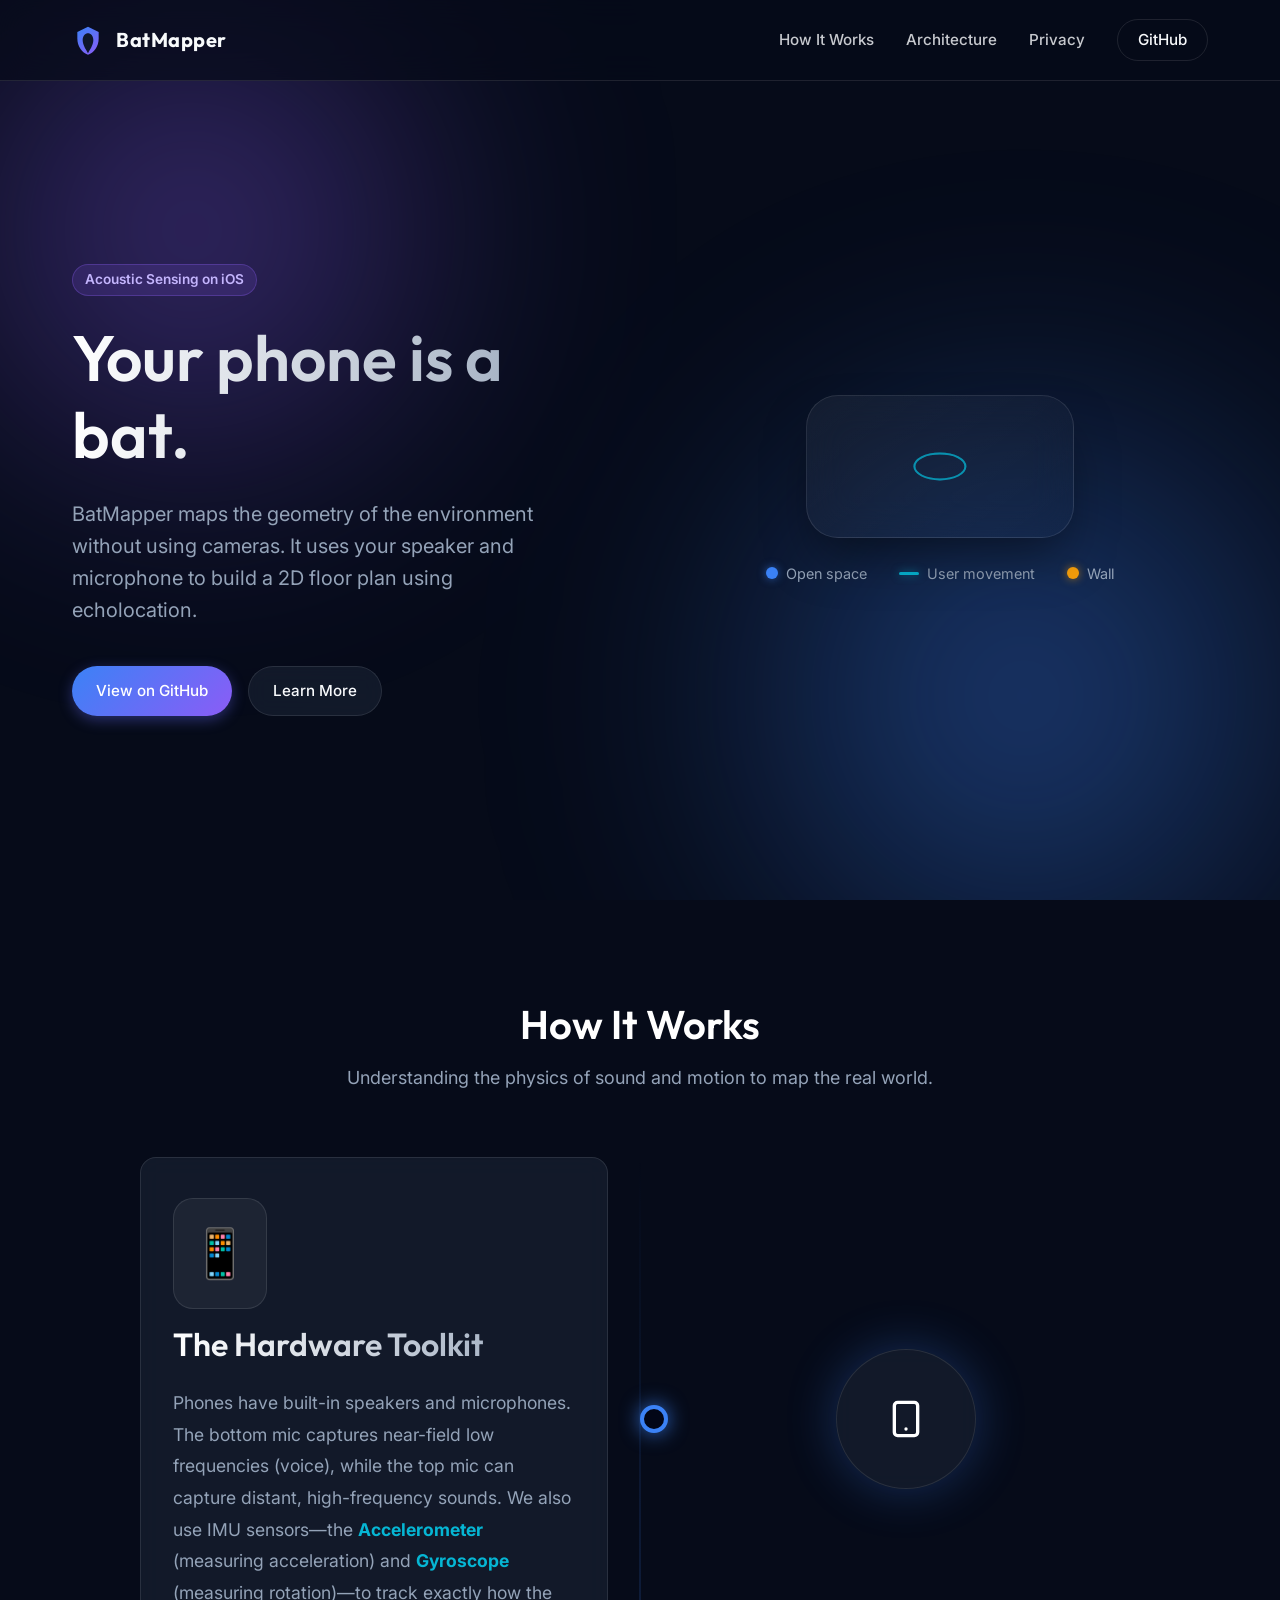
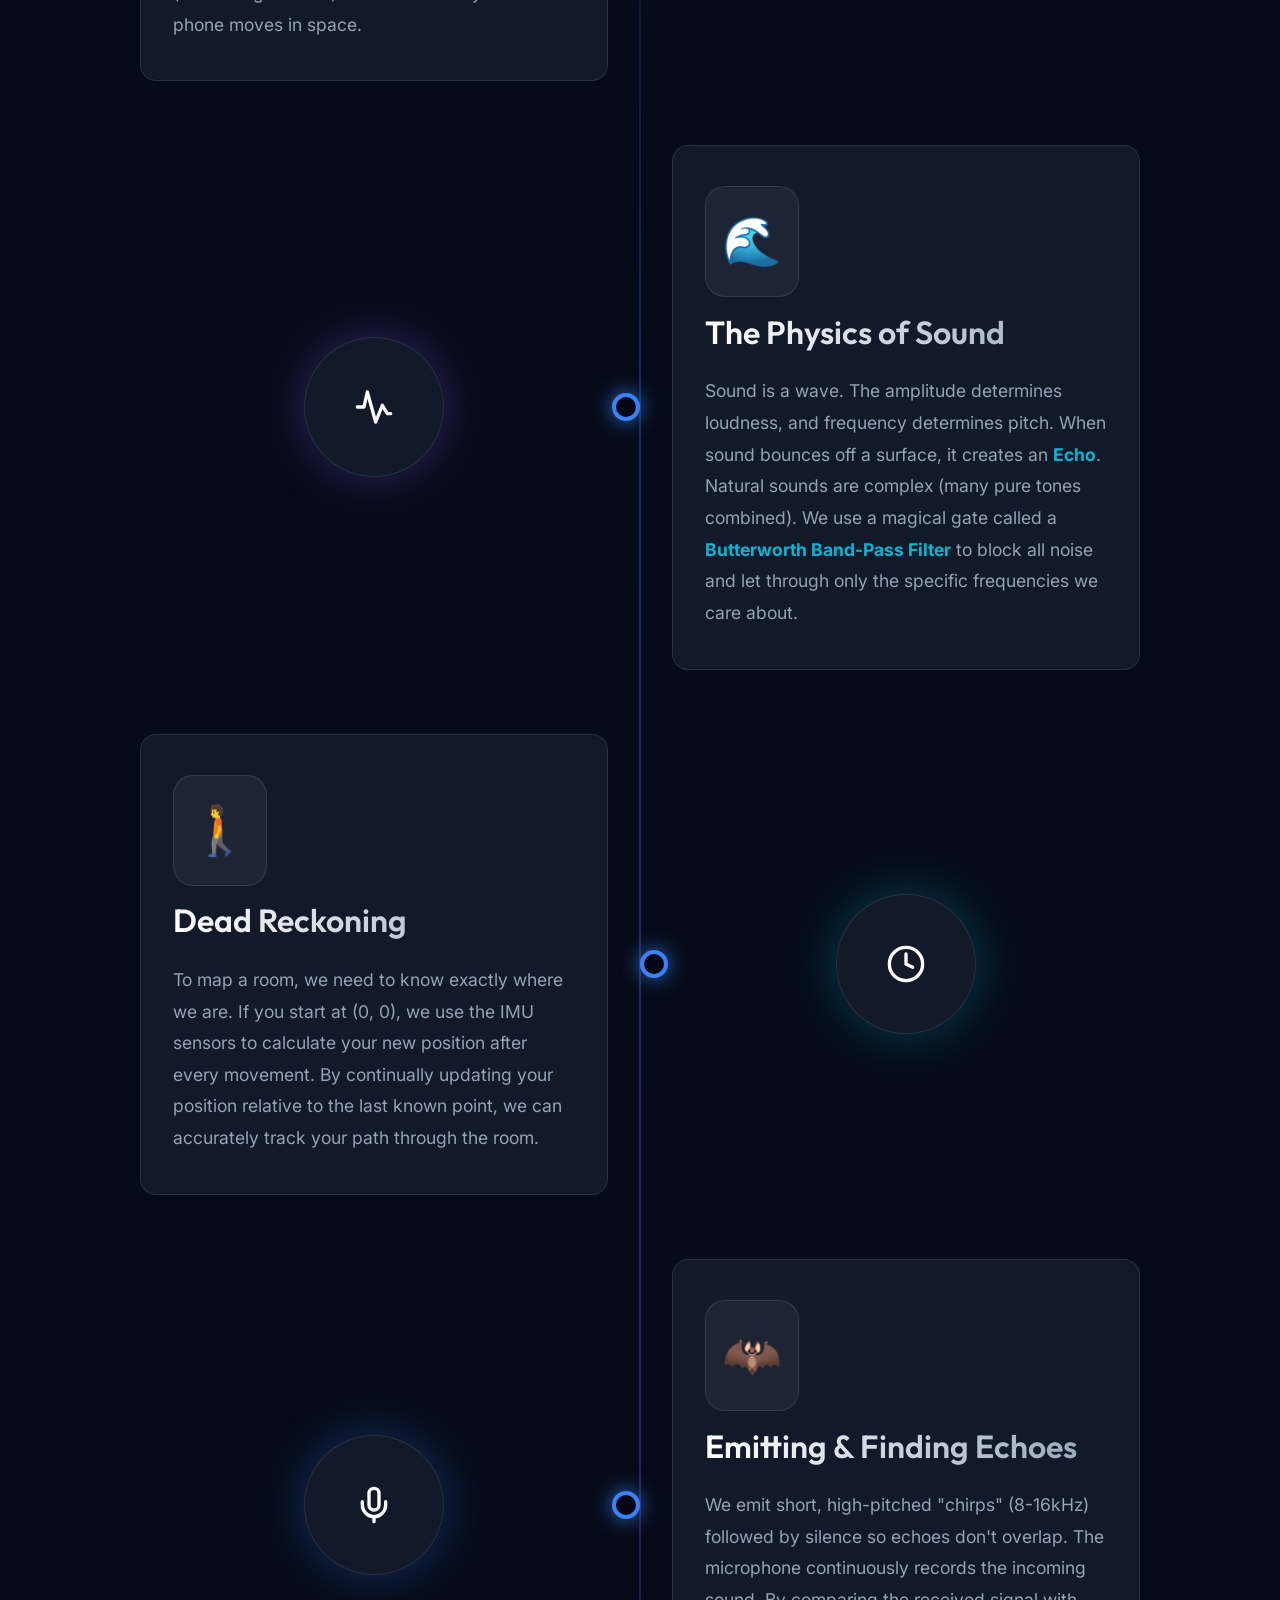
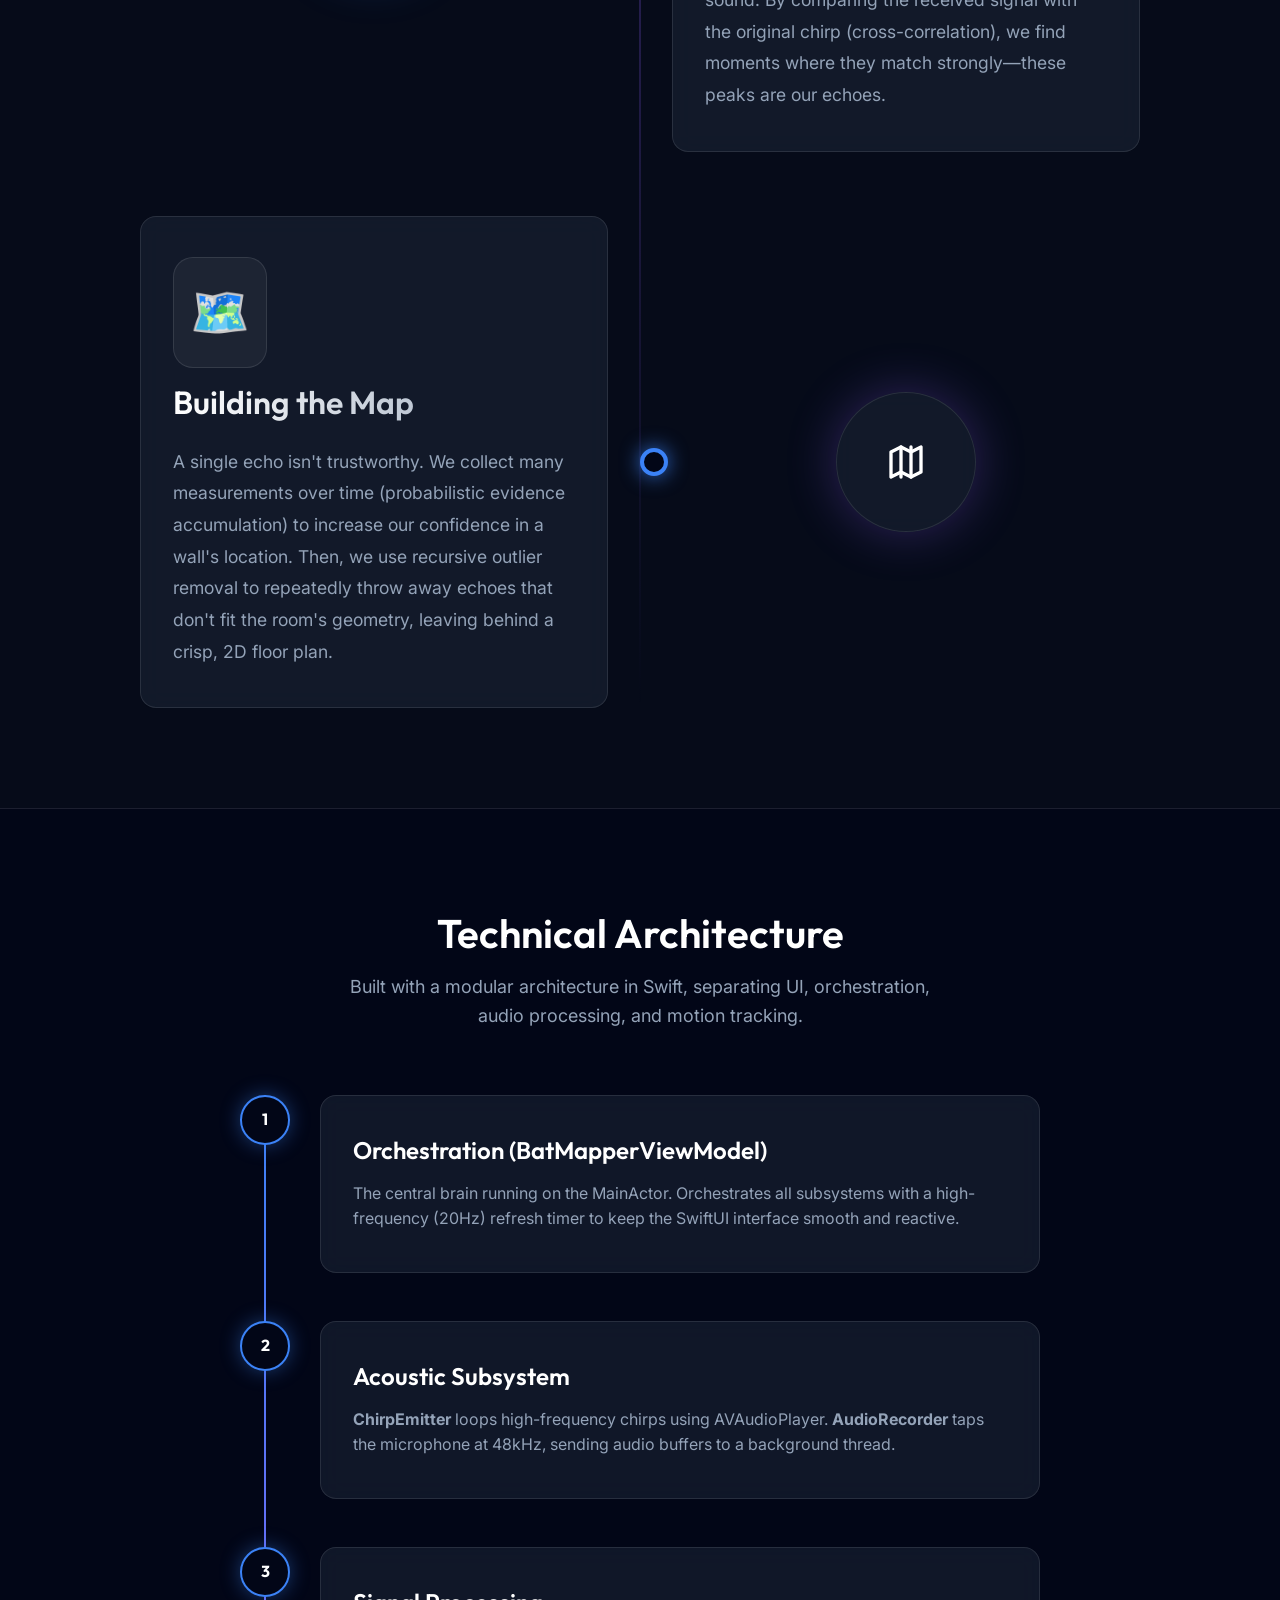
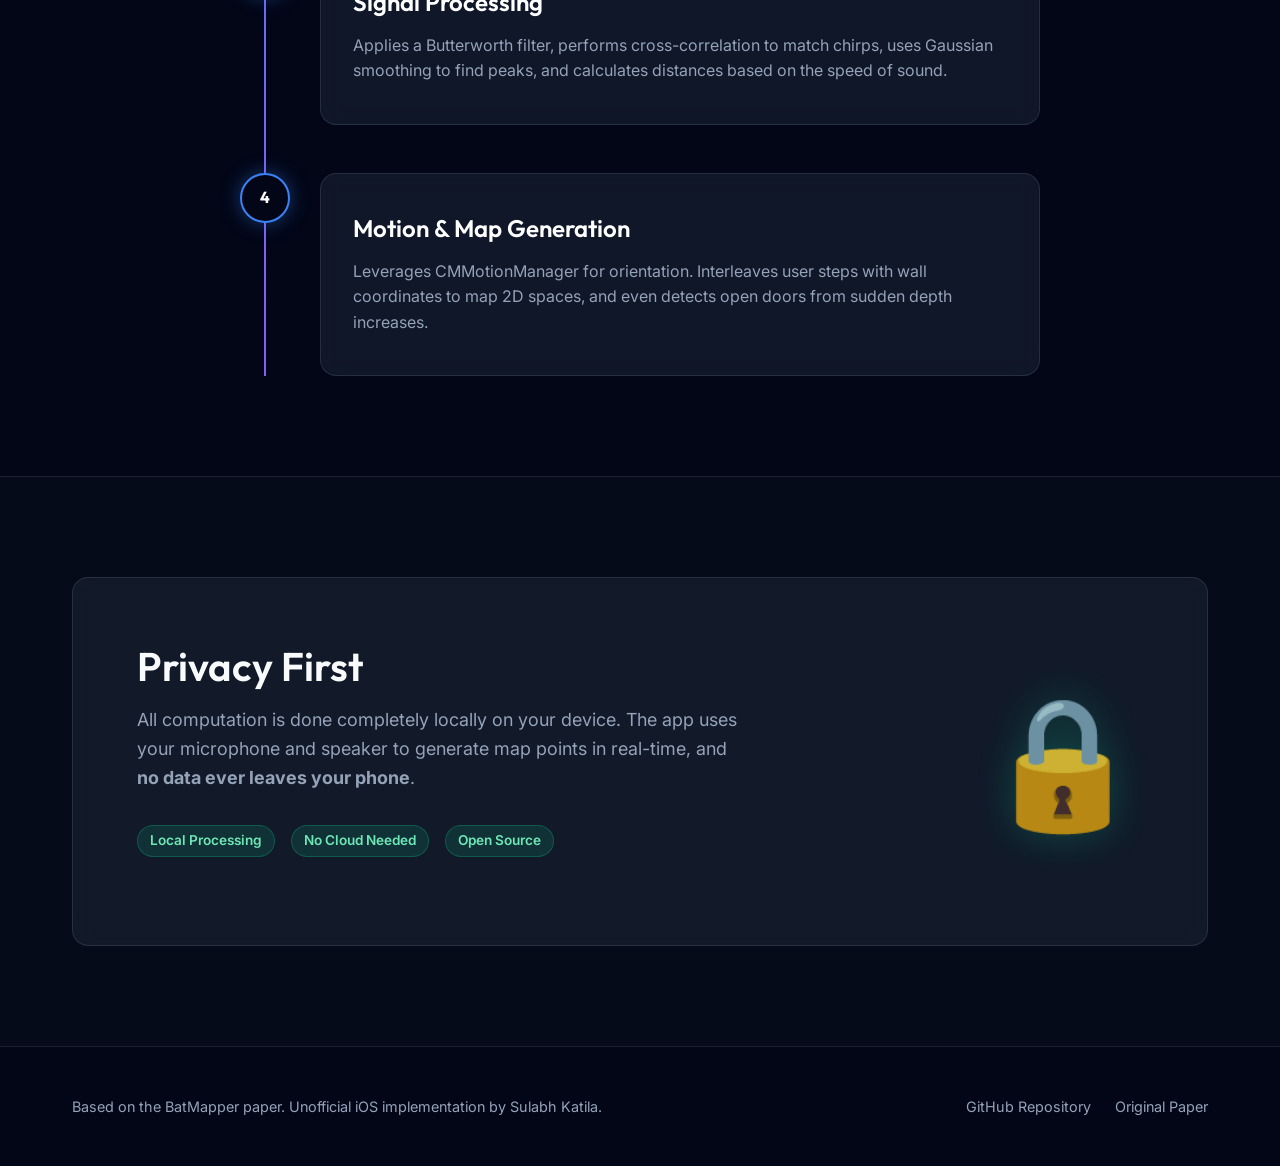
<file: index.html>
<!doctype html>
<html lang="en">
    <head>
        <meta charset="UTF-8" />
        <meta name="viewport" content="width=device-width, initial-scale=1.0" />
        <title>BatMapper iOS - Map Indoor Floor Plans Using Sound</title>
        <meta
            name="description"
            content="BatMapper maps the geometry of your environment using acoustic sensing on your smartphone."
        />
        <link rel="preconnect" href="https://fonts.googleapis.com" />
        <link rel="preconnect" href="https://fonts.gstatic.com" crossorigin />
        <link
            href="https://fonts.googleapis.com/css2?family=Outfit:wght@300;400;600;700&family=Inter:wght@400;500;600&display=swap"
            rel="stylesheet"
        />
        <link rel="stylesheet" href="styles.css" />
    </head>
    <body>
        <div class="background-effects">
            <div class="glow-orb orb-1"></div>
            <div class="glow-orb orb-2"></div>
        </div>

        <header>
            <div class="container header-container">
                <div class="logo">
                    <svg
                        width="32"
                        height="32"
                        viewBox="0 0 24 24"
                        fill="none"
                        xmlns="http://www.w3.org/2000/svg"
                    >
                        <path
                            d="M12 2L4 6V11C4 16.55 7.42 21.6 12 23C16.58 21.6 20 16.55 20 11V6L12 2Z"
                            fill="url(#grad1)"
                        />
                        <path
                            d="M12 22C11 20 8 16 8 12C8 9 10 7 12 7C14 7 16 9 16 12C16 16 13 20 12 22Z"
                            fill="#0f172a"
                        />
                        <defs>
                            <linearGradient
                                id="grad1"
                                x1="4"
                                y1="2"
                                x2="20"
                                y2="23"
                                gradientUnits="userSpaceOnUse"
                            >
                                <stop stop-color="#3b82f6" />
                                <stop offset="1" stop-color="#8b5cf6" />
                            </linearGradient>
                        </defs>
                    </svg>
                    <span>BatMapper</span>
                </div>
                <nav>
                    <a href="#how-it-works">How It Works</a>
                    <a href="#architecture">Architecture</a>
                    <a href="#privacy">Privacy</a>
                    <a
                        href="https://github.com/sulabhkatila/batmapper"
                        target="_blank"
                        class="btn btn-outline"
                        >GitHub</a
                    >
                </nav>
            </div>
        </header>

        <main>
            <section id="hero" class="hero">
                <div class="container hero-container">
                    <div class="hero-content fade-in-up">
                        <div class="badge">Acoustic Sensing on iOS</div>
                        <h1>Your phone is a bat.</h1>
                        <p>
                            BatMapper maps the geometry of the environment
                            without using cameras. It uses your speaker and
                            microphone to build a 2D floor plan using
                            echolocation.
                        </p>
                        <div class="hero-actions">
                            <a
                                href="https://github.com/sulabhkatila/batmapper"
                                class="btn btn-primary"
                                target="_blank"
                                >View on GitHub</a
                            >
                            <a href="#how-it-works" class="btn btn-secondary"
                                >Learn More</a
                            >
                        </div>
                    </div>
                    <div class="hero-media fade-in-up delay-1">
                        <div class="glass-container video-container">
                            <video autoplay loop muted playsinline>
                                <source
                                    src="https://github.com/user-attachments/assets/c1da8816-7a73-44a1-add3-b15d1a3c2014"
                                    type="video/mp4"
                                />
                                Your browser does not support the video tag.
                            </video>
                            <div class="sonar-ring-container">
                                <div class="sonar-ring"></div>
                                <div class="sonar-ring delay"></div>
                            </div>
                        </div>
                        <div class="video-legend">
                            <div class="legend-item">
                                <span class="color-dot blue"></span> Open space
                            </div>
                            <div class="legend-item">
                                <span class="color-line slim-blue"></span> User
                                movement
                            </div>
                            <div class="legend-item">
                                <span class="color-dot orange"></span> Wall
                            </div>
                        </div>
                    </div>
                </div>
            </section>

            <section id="how-it-works" class="section">
                <div class="container">
                    <div class="section-header fade-in-up">
                        <h2>How It Works</h2>
                        <p>
                            Understanding the physics of sound and motion to map
                            the real world.
                        </p>
                    </div>

                    <div class="feature-journey">
                        <!-- Step 1 -->
                        <div class="journey-step fade-in-up">
                            <div class="journey-content glass-card">
                                <div class="step-icon">📱</div>
                                <h3>The Hardware Toolkit</h3>
                                <p>
                                    Phones have built-in speakers and
                                    microphones. The bottom mic captures
                                    near-field low frequencies (voice), while
                                    the top mic can capture distant,
                                    high-frequency sounds. We also use IMU
                                    sensors—the
                                    <strong>Accelerometer</strong> (measuring
                                    acceleration) and
                                    <strong>Gyroscope</strong> (measuring
                                    rotation)—to track exactly how the phone
                                    moves in space.
                                </p>
                            </div>
                            <div class="journey-visual">
                                <div class="visual-badge blue-glow">
                                    <svg
                                        width="40"
                                        height="40"
                                        viewBox="0 0 24 24"
                                        fill="none"
                                        stroke="currentColor"
                                        stroke-width="2"
                                        stroke-linecap="round"
                                        stroke-linejoin="round"
                                    >
                                        <rect
                                            x="5"
                                            y="2"
                                            width="14"
                                            height="20"
                                            rx="2"
                                            ry="2"
                                        ></rect>
                                        <line
                                            x1="12"
                                            y1="18"
                                            x2="12.01"
                                            y2="18"
                                        ></line>
                                    </svg>
                                </div>
                            </div>
                        </div>

                        <!-- Step 2 -->
                        <div class="journey-step fade-in-up">
                            <div class="journey-content glass-card">
                                <div class="step-icon">🌊</div>
                                <h3>The Physics of Sound</h3>
                                <p>
                                    Sound is a wave. The amplitude determines
                                    loudness, and frequency determines pitch.
                                    When sound bounces off a surface, it creates
                                    an <strong>Echo</strong>. Natural sounds are
                                    complex (many pure tones combined). We use a
                                    magical gate called a
                                    <strong
                                        >Butterworth Band-Pass Filter</strong
                                    >
                                    to block all noise and let through only the
                                    specific frequencies we care about.
                                </p>
                            </div>
                            <div class="journey-visual">
                                <div class="visual-badge purple-glow">
                                    <svg
                                        width="40"
                                        height="40"
                                        viewBox="0 0 24 24"
                                        fill="none"
                                        stroke="currentColor"
                                        stroke-width="2"
                                        stroke-linecap="round"
                                        stroke-linejoin="round"
                                    >
                                        <path
                                            d="M2 12h4l2-9 5 18 4-10 3 5h2"
                                        ></path>
                                    </svg>
                                </div>
                            </div>
                        </div>

                        <!-- Step 3 -->
                        <div class="journey-step fade-in-up">
                            <div class="journey-content glass-card">
                                <div class="step-icon">🚶</div>
                                <h3>Dead Reckoning</h3>
                                <p>
                                    To map a room, we need to know exactly where
                                    we are. If you start at (0, 0), we use the
                                    IMU sensors to calculate your new position
                                    after every movement. By continually
                                    updating your position relative to the last
                                    known point, we can accurately track your
                                    path through the room.
                                </p>
                            </div>
                            <div class="journey-visual">
                                <div class="visual-badge cyan-glow">
                                    <svg
                                        width="40"
                                        height="40"
                                        viewBox="0 0 24 24"
                                        fill="none"
                                        stroke="currentColor"
                                        stroke-width="2"
                                        stroke-linecap="round"
                                        stroke-linejoin="round"
                                    >
                                        <circle cx="12" cy="12" r="10"></circle>
                                        <polyline
                                            points="12 6 12 12 16 14"
                                        ></polyline>
                                    </svg>
                                </div>
                            </div>
                        </div>

                        <!-- Step 4 -->
                        <div class="journey-step fade-in-up">
                            <div class="journey-content glass-card">
                                <div class="step-icon">🦇</div>
                                <h3>Emitting & Finding Echoes</h3>
                                <p>
                                    We emit short, high-pitched "chirps"
                                    (8-16kHz) followed by silence so echoes
                                    don't overlap. The microphone continuously
                                    records the incoming sound. By comparing the
                                    received signal with the original chirp
                                    (cross-correlation), we find moments where
                                    they match strongly—these peaks are our
                                    echoes.
                                </p>
                            </div>
                            <div class="journey-visual">
                                <div class="visual-badge blue-glow">
                                    <svg
                                        width="40"
                                        height="40"
                                        viewBox="0 0 24 24"
                                        fill="none"
                                        stroke="currentColor"
                                        stroke-width="2"
                                        stroke-linecap="round"
                                        stroke-linejoin="round"
                                    >
                                        <path
                                            d="M12 2a3 3 0 0 0-3 3v7a3 3 0 0 0 6 0V5a3 3 0 0 0-3-3Z"
                                        ></path>
                                        <path
                                            d="M19 10v2a7 7 0 0 1-14 0v-2"
                                        ></path>
                                        <line
                                            x1="12"
                                            y1="19"
                                            x2="12"
                                            y2="22"
                                        ></line>
                                    </svg>
                                </div>
                            </div>
                        </div>

                        <!-- Step 5 -->
                        <div class="journey-step fade-in-up">
                            <div class="journey-content glass-card">
                                <div class="step-icon">🗺️</div>
                                <h3>Building the Map</h3>
                                <p>
                                    A single echo isn't trustworthy. We collect
                                    many measurements over time (probabilistic
                                    evidence accumulation) to increase our
                                    confidence in a wall's location. Then, we
                                    use recursive outlier removal to repeatedly
                                    throw away echoes that don't fit the room's
                                    geometry, leaving behind a crisp, 2D floor
                                    plan.
                                </p>
                            </div>
                            <div class="journey-visual">
                                <div class="visual-badge purple-glow">
                                    <svg
                                        width="40"
                                        height="40"
                                        viewBox="0 0 24 24"
                                        fill="none"
                                        stroke="currentColor"
                                        stroke-width="2"
                                        stroke-linecap="round"
                                        stroke-linejoin="round"
                                    >
                                        <polygon
                                            points="3 6 9 3 15 6 21 3 21 18 15 21 9 18 3 21"
                                        ></polygon>
                                        <line
                                            x1="9"
                                            y1="3"
                                            x2="9"
                                            y2="21"
                                        ></line>
                                        <line
                                            x1="15"
                                            y1="3"
                                            x2="15"
                                            y2="21"
                                        ></line>
                                    </svg>
                                </div>
                            </div>
                        </div>
                    </div>
                </div>
            </section>

            <section id="architecture" class="section bg-darker">
                <div class="container">
                    <div class="section-header fade-in-up">
                        <h2>Technical Architecture</h2>
                        <p>
                            Built with a modular architecture in Swift,
                            separating UI, orchestration, audio processing, and
                            motion tracking.
                        </p>
                    </div>

                    <div class="arch-timeline">
                        <div class="arch-item fade-in-up">
                            <div class="arch-marker">1</div>
                            <div class="glass-card arch-content">
                                <h3>Orchestration (BatMapperViewModel)</h3>
                                <p>
                                    The central brain running on the MainActor.
                                    Orchestrates all subsystems with a
                                    high-frequency (20Hz) refresh timer to keep
                                    the SwiftUI interface smooth and reactive.
                                </p>
                            </div>
                        </div>
                        <div class="arch-item fade-in-up">
                            <div class="arch-marker">2</div>
                            <div class="glass-card arch-content">
                                <h3>Acoustic Subsystem</h3>
                                <p>
                                    <strong>ChirpEmitter</strong> loops
                                    high-frequency chirps using AVAudioPlayer.
                                    <strong>AudioRecorder</strong> taps the
                                    microphone at 48kHz, sending audio buffers
                                    to a background thread.
                                </p>
                            </div>
                        </div>
                        <div class="arch-item fade-in-up">
                            <div class="arch-marker">3</div>
                            <div class="glass-card arch-content">
                                <h3>Signal Processing</h3>
                                <p>
                                    Applies a Butterworth filter, performs
                                    cross-correlation to match chirps, uses
                                    Gaussian smoothing to find peaks, and
                                    calculates distances based on the speed of
                                    sound.
                                </p>
                            </div>
                        </div>
                        <div class="arch-item fade-in-up">
                            <div class="arch-marker">4</div>
                            <div class="glass-card arch-content">
                                <h3>Motion & Map Generation</h3>
                                <p>
                                    Leverages CMMotionManager for orientation.
                                    Interleaves user steps with wall coordinates
                                    to map 2D spaces, and even detects open
                                    doors from sudden depth increases.
                                </p>
                            </div>
                        </div>
                    </div>
                </div>
            </section>

            <section id="privacy" class="section">
                <div class="container">
                    <div class="privacy-container glass-card fade-in-up">
                        <div class="privacy-content">
                            <h2>Privacy First</h2>
                            <p>
                                All computation is done completely locally on
                                your device. The app uses your microphone and
                                speaker to generate map points in real-time, and
                                <strong>no data ever leaves your phone</strong>.
                            </p>
                            <div class="privacy-features">
                                <span class="badge badge-success"
                                    >Local Processing</span
                                >
                                <span class="badge badge-success"
                                    >No Cloud Needed</span
                                >
                                <span class="badge badge-success"
                                    >Open Source</span
                                >
                            </div>
                        </div>
                        <div class="privacy-icon">🔒</div>
                    </div>
                </div>
            </section>
        </main>

        <footer>
            <div class="container footer-container">
                <p>
                    Based on the BatMapper paper. Unofficial iOS implementation
                    by Sulabh Katila.
                </p>
                <div class="footer-links">
                    <a href="https://github.com/sulabhkatila/batmapper"
                        >GitHub Repository</a
                    >
                    <a
                        href="https://www.researchgate.net/publication/317634120_BatMapper_Acoustic_Sensing_Based_Indoor_Floor_Plan_Construction_Using_Smartphones"
                        target="_blank"
                        >Original Paper</a
                    >
                </div>
            </div>
        </footer>

        <script src="script.js"></script>
    </body>
</html>
</file>
<file: styles.css>
:root {
    --bg-main: #060b19;
    --bg-darker: #020617;
    --text-primary: #f8fafc;
    --text-secondary: #94a3b8;
    --primary-color: #3b82f6;
    --secondary-color: #8b5cf6;
    --accent-color: #06b6d4;
    --glass-bg: rgba(30, 41, 59, 0.5);
    --glass-border: rgba(255, 255, 255, 0.1);
    
    --font-heading: 'Outfit', sans-serif;
    --font-body: 'Inter', sans-serif;
}

* {
    margin: 0;
    padding: 0;
    box-sizing: border-box;
}

html {
    scroll-behavior: smooth;
}

body {
    background-color: var(--bg-main);
    color: var(--text-primary);
    font-family: var(--font-body);
    line-height: 1.6;
    overflow-x: hidden;
    position: relative;
}

h1, h2, h3, h4 {
    font-family: var(--font-heading);
    font-weight: 600;
    line-height: 1.2;
}

a {
    color: var(--text-primary);
    text-decoration: none;
    transition: all 0.3s ease;
}

.container {
    max-width: 1200px;
    margin: 0 auto;
    padding: 0 2rem;
}

/* Background Effects */
.background-effects {
    position: fixed;
    top: 0;
    left: 0;
    width: 100vw;
    height: 100vh;
    z-index: -1;
    overflow: hidden;
    pointer-events: none;
}

.glow-orb {
    position: absolute;
    border-radius: 50%;
    filter: blur(120px);
    opacity: 0.5;
}

.orb-1 {
    top: -10%;
    left: -10%;
    width: 50vw;
    height: 50vw;
    background: radial-gradient(circle, var(--secondary-color) 0%, transparent 70%);
}

.orb-2 {
    bottom: -20%;
    right: -10%;
    width: 60vw;
    height: 60vw;
    background: radial-gradient(circle, var(--primary-color) 0%, transparent 70%);
}

/* Header */
header {
    position: fixed;
    top: 0;
    left: 0;
    width: 100%;
    z-index: 100;
    background: rgba(6, 11, 25, 0.7);
    backdrop-filter: blur(16px);
    -webkit-backdrop-filter: blur(16px);
    border-bottom: 1px solid var(--glass-border);
    transition: background 0.3s ease, box-shadow 0.3s ease;
}

.header-container {
    display: flex;
    justify-content: space-between;
    align-items: center;
    height: 80px;
}

.logo {
    display: flex;
    align-items: center;
    gap: 0.75rem;
    font-family: var(--font-heading);
    font-weight: 700;
    font-size: 1.25rem;
    letter-spacing: 0.5px;
}

nav {
    display: flex;
    align-items: center;
    gap: 2rem;
}

nav a:not(.btn) {
    font-size: 0.95rem;
    font-weight: 500;
    opacity: 0.8;
}

nav a:not(.btn):hover {
    opacity: 1;
    color: var(--accent-color);
}

/* Buttons */
.btn {
    display: inline-flex;
    align-items: center;
    justify-content: center;
    padding: 0.75rem 1.5rem;
    border-radius: 9999px;
    font-weight: 500;
    font-size: 0.95rem;
    cursor: pointer;
    transition: all 0.3s ease;
}

.btn-primary {
    background: linear-gradient(135deg, var(--primary-color), var(--secondary-color));
    color: white;
    box-shadow: 0 4px 14px 0 rgba(99, 102, 241, 0.39);
}

.btn-primary:hover {
    transform: translateY(-2px);
    box-shadow: 0 6px 20px rgba(99, 102, 241, 0.5);
}

.btn-secondary {
    background: var(--glass-bg);
    border: 1px solid var(--glass-border);
    backdrop-filter: blur(10px);
}

.btn-secondary:hover {
    background: rgba(255, 255, 255, 0.1);
}

.btn-outline {
    border: 1px solid var(--glass-border);
    padding: 0.5rem 1.25rem;
}

.btn-outline:hover {
    border-color: var(--text-primary);
}

/* Hero Section */
.hero {
    padding: 180px 0 100px;
    min-height: 100vh;
    display: flex;
    align-items: center;
}

.hero-container {
    display: grid;
    grid-template-columns: 1fr 1fr;
    gap: 4rem;
    align-items: center;
}

.badge {
    display: inline-block;
    padding: 0.25rem 0.75rem;
    background: rgba(139, 92, 246, 0.15);
    border: 1px solid rgba(139, 92, 246, 0.3);
    color: #c4b5fd;
    border-radius: 9999px;
    font-size: 0.85rem;
    font-weight: 600;
    margin-bottom: 1.5rem;
}

.badge-success {
    background: rgba(16, 185, 129, 0.15);
    border-color: rgba(16, 185, 129, 0.3);
    color: #6ee7b7;
}

.hero h1 {
    font-size: 4rem;
    margin-bottom: 1.5rem;
    background: linear-gradient(to right, #fff, #94a3b8);
    -webkit-background-clip: text;
    -webkit-text-fill-color: transparent;
}

.hero p {
    font-size: 1.25rem;
    color: var(--text-secondary);
    margin-bottom: 2.5rem;
    max-width: 90%;
}

.hero-actions {
    display: flex;
    gap: 1rem;
}

.glass-container {
    background: var(--glass-bg);
    border: 1px solid var(--glass-border);
    border-radius: 24px;
    padding: 1rem;
    backdrop-filter: blur(20px);
    position: relative;
}

.video-container {
    position: relative;
    border-radius: 32px;
    overflow: hidden;
    padding: 8px;
    background: linear-gradient(145deg, rgba(255,255,255,0.05), rgba(255,255,255,0.01));
    border: 1px solid rgba(255,255,255,0.1);
    box-shadow: 0 25px 50px -12px rgba(0, 0, 0, 0.5);
    width: 50%;
    margin: 0 auto;
}

.video-container video {
    width: 100%;
    border-radius: 24px;
    display: block;
}

.video-legend {
    display: flex;
    justify-content: center;
    gap: 2rem;
    margin-top: 1.5rem;
    font-size: 0.9rem;
    color: var(--text-secondary);
}

.legend-item {
    display: flex;
    align-items: center;
    gap: 0.5rem;
}

.color-dot {
    width: 12px;
    height: 12px;
    border-radius: 50%;
    display: inline-block;
}

.color-line {
    width: 20px;
    height: 3px;
    border-radius: 2px;
    display: inline-block;
}

.color-dot.blue {
    background-color: #3b82f6;
    box-shadow: 0 0 8px rgba(59, 130, 246, 0.6);
}

.color-line.slim-blue {
    background-color: #06b6d4;
    box-shadow: 0 0 8px rgba(6, 182, 212, 0.6);
}

.color-dot.orange {
    background-color: #f59e0b;
    box-shadow: 0 0 8px rgba(245, 158, 11, 0.6);
}

.sonar-ring-container {
    position: absolute;
    top: 50%;
    left: 50%;
    transform: translate(-50%, -50%);
    width: 100%;
    height: 100%;
    pointer-events: none;
    z-index: 10;
}

.sonar-ring {
    position: absolute;
    top: 50%;
    left: 50%;
    transform: translate(-50%, -50%);
    width: 20%;
    height: 20%;
    border-radius: 50%;
    border: 2px solid rgba(6, 182, 212, 0.5);
    animation: sonarPulse 3s infinite cubic-bezier(0.2, 0.8, 0.2, 1);
}

.sonar-ring.delay {
    animation-delay: 1.5s;
}

@keyframes sonarPulse {
    0% {
        width: 10%;
        height: 10%;
        opacity: 1;
    }
    100% {
        width: 150%;
        height: 150%;
        opacity: 0;
    }
}

/* Sections */
.section {
    padding: 100px 0;
}

.bg-darker {
    background-color: var(--bg-darker);
    border-top: 1px solid var(--glass-border);
    border-bottom: 1px solid var(--glass-border);
}

.section-header {
    text-align: center;
    margin-bottom: 4rem;
}

.section-header h2 {
    font-size: 2.5rem;
    margin-bottom: 1rem;
    color: #fff;
}

.section-header p {
    font-size: 1.125rem;
    color: var(--text-secondary);
    max-width: 600px;
    margin: 0 auto;
}

/* Grid & Cards */
.grid {
    display: grid;
    gap: 2rem;
}

.grid-3 {
    grid-template-columns: repeat(3, 1fr);
}

.glass-card {
    background: var(--glass-bg);
    border: 1px solid var(--glass-border);
    border-radius: 16px;
    padding: 2.5rem 2rem;
    backdrop-filter: blur(12px);
    transition: transform 0.3s ease, box-shadow 0.3s ease, background 0.3s ease;
}

.glass-card:hover {
    transform: translateY(-5px);
    box-shadow: 0 10px 30px rgba(0, 0, 0, 0.2);
    background: rgba(40, 53, 75, 0.6);
    border-color: rgba(255, 255, 255, 0.2);
}

.card-icon {
    font-size: 2.5rem;
    margin-bottom: 1.5rem;
}

.glass-card h3 {
    font-size: 1.5rem;
    margin-bottom: 1rem;
    color: #fff;
}

.glass-card p {
    color: var(--text-secondary);
    font-size: 1rem;
}

/* Feature Journey (How It Works) */
.feature-journey {
    display: flex;
    flex-direction: column;
    gap: 4rem;
    position: relative;
    max-width: 1000px;
    margin: 0 auto;
}

.feature-journey::before {
    content: '';
    position: absolute;
    top: 0;
    bottom: 0;
    left: 50%;
    width: 2px;
    background: linear-gradient(to bottom, transparent, var(--primary-color), var(--secondary-color), transparent);
    transform: translateX(-50%);
    opacity: 0.3;
}

.journey-step {
    display: grid;
    grid-template-columns: 1fr 1fr;
    gap: 4rem;
    align-items: center;
    position: relative;
}

/* Alternate left/right */
.journey-step:nth-child(even) {
    direction: rtl;
}

.journey-step:nth-child(even) .journey-content {
    direction: ltr;
}

.journey-step:nth-child(even) .journey-visual {
    direction: ltr;
}

.step-icon {
    font-size: 3rem;
    margin-bottom: 1rem;
    display: inline-block;
    background: rgba(255, 255, 255, 0.05);
    padding: 1rem;
    border-radius: 20px;
    border: 1px solid rgba(255, 255, 255, 0.1);
}

.journey-content h3 {
    font-size: 2rem;
    margin-bottom: 1.5rem;
    color: #fff;
    background: linear-gradient(to right, #fff, var(--text-secondary));
    -webkit-background-clip: text;
    -webkit-text-fill-color: transparent;
}

.journey-content p {
    font-size: 1.1rem;
    line-height: 1.8;
}

.journey-content strong {
    color: var(--accent-color);
}

.journey-visual {
    display: flex;
    justify-content: center;
    align-items: center;
    position: relative;
}

/* Glow connecting dot */
.journey-visual::after {
    content: '';
    position: absolute;
    width: 20px;
    height: 20px;
    background: var(--bg-darker);
    border: 4px solid var(--primary-color);
    border-radius: 50%;
    top: 50%;
    transform: translateY(-50%);
    z-index: 2;
    box-shadow: 0 0 20px rgba(59, 130, 246, 0.8);
}

/* Adjust connecting dot position based on alternate rows */
.journey-step:nth-child(odd) .journey-visual::after {
    left: -2rem;
}
.journey-step:nth-child(even) .journey-visual::after {
    right: -2rem;
}

.visual-badge {
    width: 140px;
    height: 140px;
    border-radius: 50%;
    display: flex;
    justify-content: center;
    align-items: center;
    background: var(--glass-bg);
    border: 1px solid var(--glass-border);
    backdrop-filter: blur(10px);
    position: relative;
    z-index: 1;
}

.visual-badge svg {
    color: #fff;
}

.blue-glow {
    box-shadow: 0 0 50px rgba(59, 130, 246, 0.3);
}

.purple-glow {
    box-shadow: 0 0 50px rgba(139, 92, 246, 0.3);
}

.cyan-glow {
    box-shadow: 0 0 50px rgba(6, 182, 212, 0.3);
}


/* Architecture Timeline */
.arch-timeline {
    position: relative;
    max-width: 800px;
    margin: 0 auto;
}

.arch-timeline::before {
    content: '';
    position: absolute;
    top: 0;
    left: 24px;
    height: 100%;
    width: 2px;
    background: linear-gradient(to bottom, var(--primary-color), var(--secondary-color));
}

.arch-item {
    position: relative;
    padding-left: 80px;
    margin-bottom: 3rem;
}

.arch-item:last-child {
    margin-bottom: 0;
}

.arch-marker {
    position: absolute;
    left: 0;
    top: 0;
    width: 50px;
    height: 50px;
    background: var(--bg-darker);
    border: 2px solid var(--primary-color);
    border-radius: 50%;
    display: flex;
    align-items: center;
    justify-content: center;
    font-weight: 700;
    font-family: var(--font-heading);
    color: #fff;
    z-index: 2;
    box-shadow: 0 0 20px rgba(59, 130, 246, 0.4);
}

/* Privacy Section */
.privacy-container {
    display: flex;
    align-items: center;
    justify-content: space-between;
    padding: 4rem;
}

.privacy-content {
    max-width: 60%;
}

.privacy-content h2 {
    font-size: 2.5rem;
    margin-bottom: 1rem;
}

.privacy-content p {
    font-size: 1.125rem;
    color: var(--text-secondary);
    margin-bottom: 2rem;
}

.privacy-features {
    display: flex;
    gap: 1rem;
    flex-wrap: wrap;
}

.privacy-icon {
    font-size: 8rem;
    opacity: 0.8;
    text-shadow: 0 0 40px rgba(16, 185, 129, 0.4);
}

/* Footer */
footer {
    padding: 3rem 0;
    border-top: 1px solid var(--glass-border);
    background: var(--bg-darker);
}

.footer-container {
    display: flex;
    justify-content: space-between;
    align-items: center;
    color: var(--text-secondary);
    font-size: 0.9rem;
}

.footer-links {
    display: flex;
    gap: 1.5rem;
}

.footer-links a {
    color: var(--text-secondary);
}

.footer-links a:hover {
    color: #fff;
}

/* Animations */
.fade-in-up {
    opacity: 0;
    transform: translateY(30px);
    transition: opacity 0.8s ease-out, transform 0.8s ease-out;
}

.fade-in-up.visible {
    opacity: 1;
    transform: translateY(0);
}

.delay-1 {
    transition-delay: 0.2s;
}

.delay-2 {
    transition-delay: 0.4s;
}

/* Responsive */
@media (max-width: 992px) {
    .hero-container {
        grid-template-columns: 1fr;
        text-align: center;
    }
    
    .hero-actions {
        justify-content: center;
    }
    
    .hero p {
        margin-left: auto;
        margin-right: auto;
    }
    
    .grid-3 {
        grid-template-columns: 1fr;
    }
    
    .feature-journey::before {
        left: 2rem;
    }
    
    .journey-step, .journey-step:nth-child(even) {
        grid-template-columns: 1fr;
        gap: 2rem;
        direction: ltr;
        padding-left: 4rem;
    }
    
    .journey-step:nth-child(even) .journey-content,
    .journey-step:nth-child(even) .journey-visual {
        direction: ltr;
    }
    
    .journey-visual {
        order: -1;
        justify-content: flex-start;
    }
    
    .journey-visual::after,
    .journey-step:nth-child(odd) .journey-visual::after,
    .journey-step:nth-child(even) .journey-visual::after {
        left: -4rem;
        right: auto;
    }
    
    .visual-badge {
        width: 100px;
        height: 100px;
    }
    
    .privacy-container {
        flex-direction: column;
        text-align: center;
        gap: 3rem;
    }
    
    .privacy-content {
        max-width: 100%;
    }
    
    .privacy-features {
        justify-content: center;
    }
}

@media (max-width: 768px) {
    .hero h1 {
        font-size: 3rem;
    }
    
    header nav {
        display: none;
    }
    
    .footer-container {
        flex-direction: column;
        gap: 1rem;
        text-align: center;
    }
}
</file>
